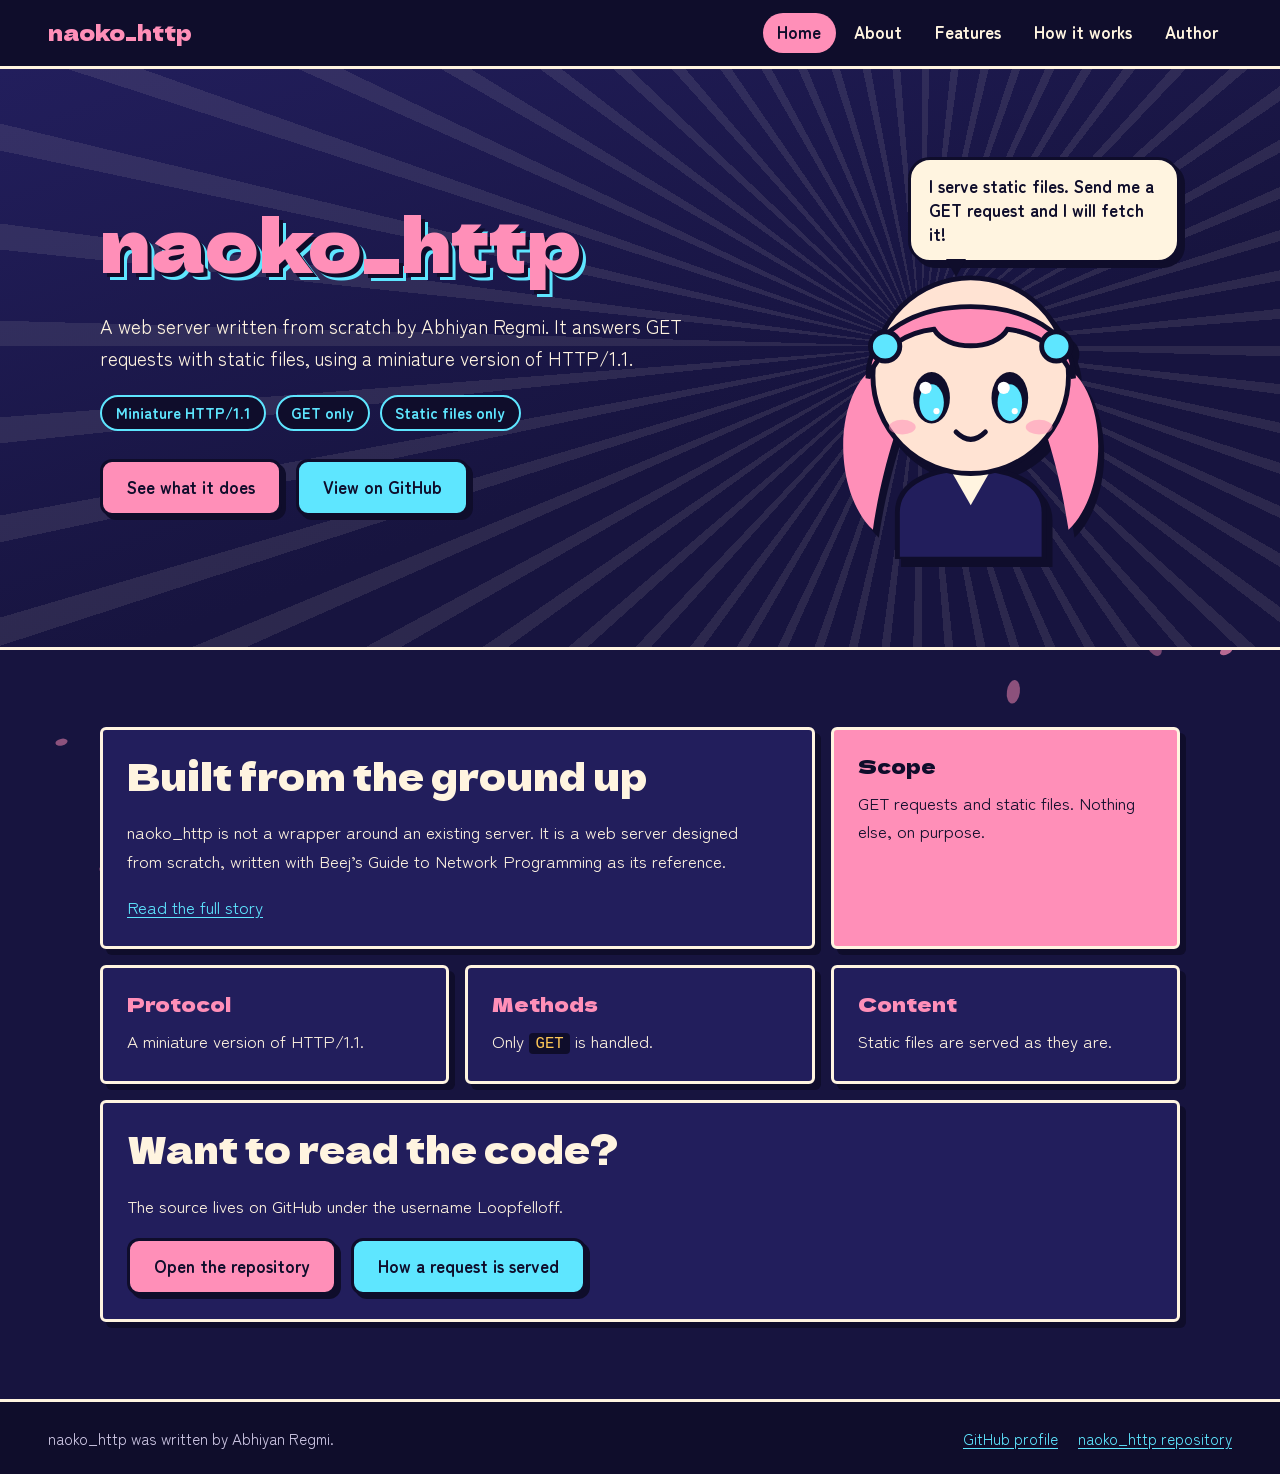
<file: assets/index.html>
<!DOCTYPE html>
<html lang="en">
<head>
  <meta charset="utf-8">
  <meta name="viewport" content="width=device-width, initial-scale=1">
  <title>naoko_http, a web server written from scratch</title>
  <meta name="description" content="naoko_http is a web server written from scratch by Abhiyan Regmi. It speaks a miniature HTTP/1.1 and serves static files over GET.">
  <link rel="preconnect" href="https://fonts.googleapis.com">
  <link rel="preconnect" href="https://fonts.gstatic.com" crossorigin>
  <link rel="stylesheet" href="https://fonts.googleapis.com/css2?family=Dela+Gothic+One&family=Zen+Maru+Gothic:wght@400;700&display=swap">
  <link rel="stylesheet" href="css/base.css">
  <link rel="stylesheet" href="css/layout.css">
</head><body>
  <a class="skip-link" href="#content">Skip to content</a>
  <canvas id="petals" aria-hidden="true"></canvas>
  <header class="site-header">
    <a class="brand" href="index.html">naoko_http</a>
    <button class="nav-toggle" aria-expanded="false" aria-controls="site-nav">Menu</button>
    <nav id="site-nav" class="site-nav" aria-label="Main">
        <a href="index.html" aria-current="page">Home</a>
        <a href="about.html">About</a>
        <a href="features.html">Features</a>
        <a href="how-it-works.html">How it works</a>
        <a href="author.html">Author</a>
    </nav>
  </header>

  <main id="content">
    <section class="hero">
      <div class="wrap hero-grid">
        <div class="title-card">
          <h1>naoko_http</h1>
          <p class="lede">A web server written from scratch by Abhiyan Regmi. It answers GET requests with static files, using a miniature version of HTTP/1.1.</p>
          <ul class="badges" aria-label="Scope">
            <li>Miniature HTTP/1.1</li>
            <li>GET only</li>
            <li>Static files only</li>
          </ul>
          <div class="btn-row">
            <a class="btn btn-primary" href="features.html">See what it does</a>
            <a class="btn btn-secondary" href="https://github.com/Loopfelloff/naoko_http">View on GitHub</a>
          </div>
        </div>
        <div class="mascot-stage">
          <p class="bubble">I serve static files. Send me a GET request and I will fetch it!</p>
          <svg class="mascot" viewBox="0 0 240 270" role="img" aria-label="Naoko, the server mascot, a chibi girl with pink twin tails">
  <path d="M52 108C8 120 4 212 40 246C46 204 58 162 72 132Z" fill="#ff8fb8"/>
  <path d="M188 108C232 120 236 212 200 246C194 204 182 162 168 132Z" fill="#ff8fb8"/>
  <path d="M60 232C60 206 90 196 120 196C150 196 180 206 180 232V270H60Z" fill="#221e5c" stroke="#0f0d2b" stroke-width="4"/>
  <path d="M104 198L120 226L136 198Z" fill="#fff4e0"/>
  <circle cx="120" cy="120" r="80" fill="#ffe3d3" stroke="#0f0d2b" stroke-width="4"/>
  <path d="M36 122C34 44 206 44 204 122C194 96 170 84 150 82C140 100 100 100 90 82C70 84 46 96 36 122Z" fill="#ff8fb8" stroke="#0f0d2b" stroke-width="4"/>
  <ellipse cx="88" cy="138" rx="15" ry="21" fill="#0f0d2b"/>
  <ellipse cx="152" cy="138" rx="15" ry="21" fill="#0f0d2b"/>
  <ellipse cx="88" cy="142" rx="10" ry="15" fill="#5ee6ff"/>
  <ellipse cx="152" cy="142" rx="10" ry="15" fill="#5ee6ff"/>
  <circle cx="83" cy="130" r="5" fill="#fff"/>
  <circle cx="147" cy="130" r="5" fill="#fff"/>
  <circle cx="92" cy="149" r="2.5" fill="#fff"/>
  <circle cx="156" cy="149" r="2.5" fill="#fff"/>
  <ellipse cx="64" cy="162" rx="11" ry="6" fill="#ff8fb8" opacity=".55"/>
  <ellipse cx="176" cy="162" rx="11" ry="6" fill="#ff8fb8" opacity=".55"/>
  <path d="M108 166Q120 178 132 166" fill="none" stroke="#0f0d2b" stroke-width="4" stroke-linecap="round"/>
  <circle cx="50" cy="96" r="12" fill="#5ee6ff" stroke="#0f0d2b" stroke-width="4"/>
  <circle cx="190" cy="96" r="12" fill="#5ee6ff" stroke="#0f0d2b" stroke-width="4"/>
</svg>
        </div>
      </div>
    </section>

    <section class="section">
      <div class="wrap">
        <div class="panels">
          <article class="panel span-4">
            <h2>Built from the ground up</h2>
            <p>naoko_http is not a wrapper around an existing server. It is a web server designed from scratch, written with Beej&rsquo;s Guide to Network Programming as its reference.</p>
            <p><a href="about.html">Read the full story</a></p>
          </article>
          <article class="panel accent span-2">
            <h3>Scope</h3>
            <p>GET requests and static files. Nothing else, on purpose.</p>
          </article>
          <article class="panel span-2">
            <h3>Protocol</h3>
            <p>A miniature version of HTTP/1.1.</p>
          </article>
          <article class="panel span-2">
            <h3>Methods</h3>
            <p>Only <code>GET</code> is handled.</p>
          </article>
          <article class="panel span-2">
            <h3>Content</h3>
            <p>Static files are served as they are.</p>
          </article>
          <article class="panel span-6">
            <h2>Want to read the code?</h2>
            <p>The source lives on GitHub under the username Loopfelloff.</p>
            <div class="btn-row">
              <a class="btn btn-primary" href="https://github.com/Loopfelloff/naoko_http">Open the repository</a>
              <a class="btn btn-secondary" href="how-it-works.html">How a request is served</a>
            </div>
          </article>
        </div>
      </div>
    </section>
  </main>
  <footer class="site-footer">
    <p>naoko_http was written by Abhiyan Regmi.</p>
    <ul>
      <li><a href="https://github.com/Loopfelloff">GitHub profile</a></li>
      <li><a href="https://github.com/Loopfelloff/naoko_http">naoko_http repository</a></li>
    </ul>
  </footer>
  <script src="script/main.js"></script>
</body>
</html>
</file>
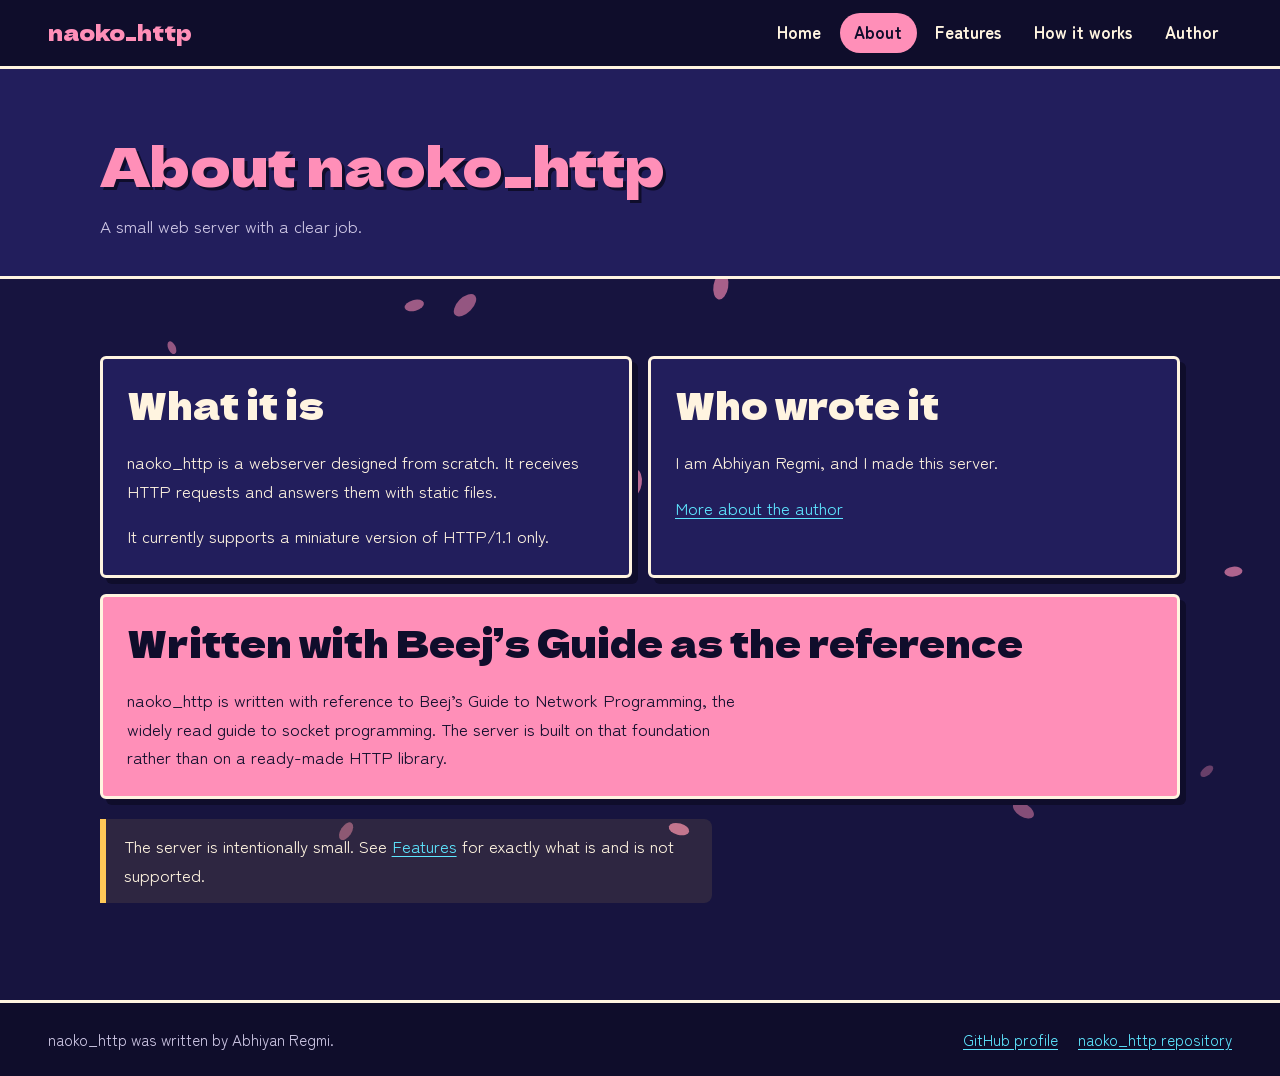
<file: assets/about.html>
<!DOCTYPE html>
<html lang="en">
<head>
  <meta charset="utf-8">
  <meta name="viewport" content="width=device-width, initial-scale=1">
  <title>About naoko_http</title>
  <meta name="description" content="What naoko_http is, who wrote it, and what it was written with reference to.">
  <link rel="preconnect" href="https://fonts.googleapis.com">
  <link rel="preconnect" href="https://fonts.gstatic.com" crossorigin>
  <link rel="stylesheet" href="https://fonts.googleapis.com/css2?family=Dela+Gothic+One&family=Zen+Maru+Gothic:wght@400;700&display=swap">
  <link rel="stylesheet" href="css/base.css">
  <link rel="stylesheet" href="css/layout.css">
  <link rel="stylesheet" href="css/pages.css">
</head><body>
  <a class="skip-link" href="#content">Skip to content</a>
  <canvas id="petals" aria-hidden="true"></canvas>
  <header class="site-header">
    <a class="brand" href="index.html">naoko_http</a>
    <button class="nav-toggle" aria-expanded="false" aria-controls="site-nav">Menu</button>
    <nav id="site-nav" class="site-nav" aria-label="Main">
        <a href="index.html">Home</a>
        <a href="about.html" aria-current="page">About</a>
        <a href="features.html">Features</a>
        <a href="how-it-works.html">How it works</a>
        <a href="author.html">Author</a>
    </nav>
  </header>

  <main id="content">
    <div class="page-head">
      <div class="wrap">
        <h1>About naoko_http</h1>
        <p>A small web server with a clear job.</p>
      </div>
    </div>
    <section class="section">
      <div class="wrap">
        <div class="panels">
          <article class="panel span-3">
            <h2>What it is</h2>
            <p>naoko_http is a webserver designed from scratch. It receives HTTP requests and answers them with static files.</p>
            <p>It currently supports a miniature version of HTTP/1.1 only.</p>
          </article>
          <article class="panel span-3">
            <h2>Who wrote it</h2>
            <p>I am Abhiyan Regmi, and I made this server.</p>
            <p><a href="author.html">More about the author</a></p>
          </article>
          <article class="panel accent span-6">
            <h2>Written with Beej&rsquo;s Guide as the reference</h2>
            <p>naoko_http is written with reference to Beej&rsquo;s Guide to Network Programming, the widely read guide to socket programming. The server is built on that foundation rather than on a ready-made HTTP library.</p>
          </article>
        </div>
        <div class="note">The server is intentionally small. See <a href="features.html">Features</a> for exactly what is and is not supported.</div>
      </div>
    </section>
  </main>
  <footer class="site-footer">
    <p>naoko_http was written by Abhiyan Regmi.</p>
    <ul>
      <li><a href="https://github.com/Loopfelloff">GitHub profile</a></li>
      <li><a href="https://github.com/Loopfelloff/naoko_http">naoko_http repository</a></li>
    </ul>
  </footer>
  <script src="script/main.js"></script>
</body>
</html>
</file>
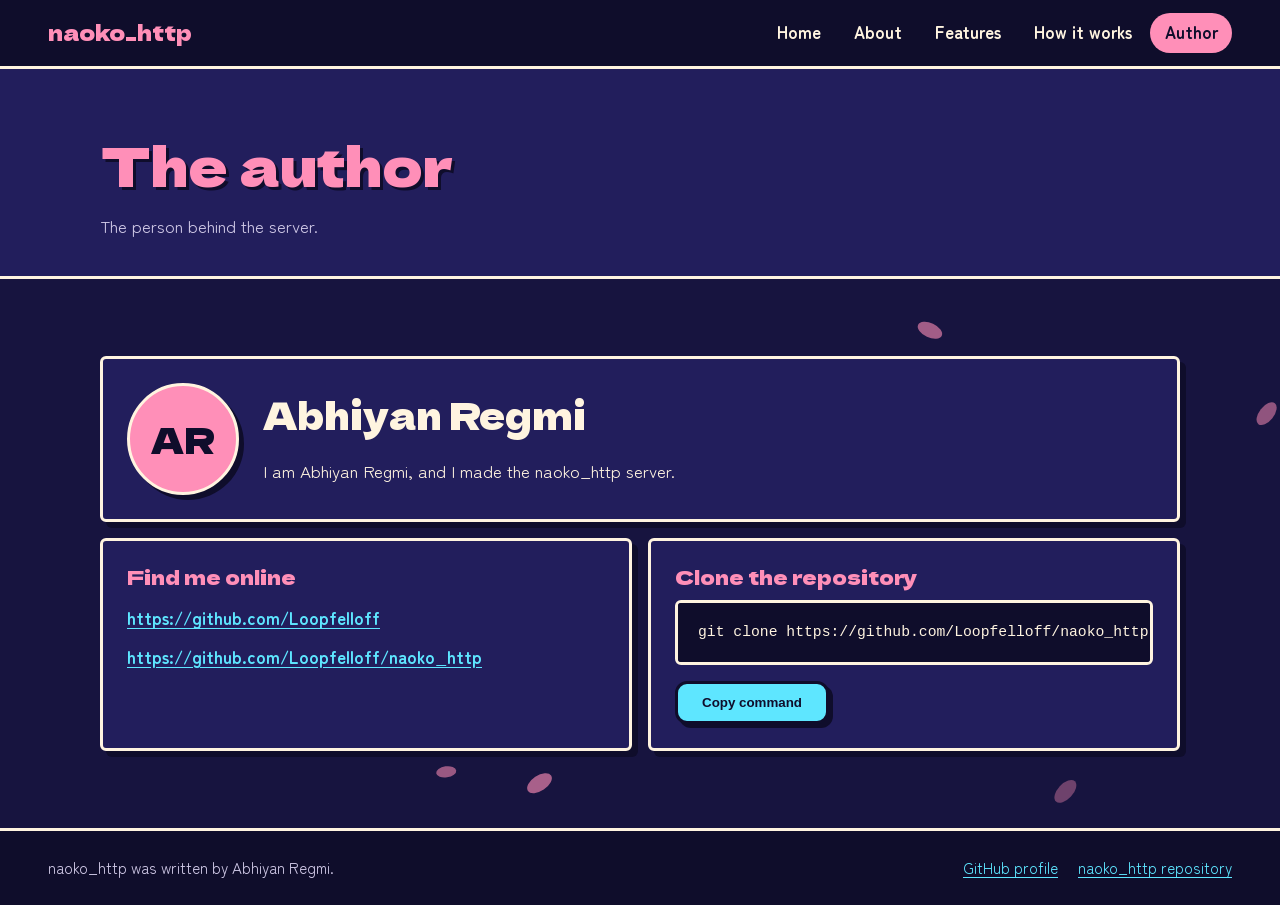
<file: assets/author.html>
<!DOCTYPE html>
<html lang="en">
<head>
  <meta charset="utf-8">
  <meta name="viewport" content="width=device-width, initial-scale=1">
  <title>About the author, Abhiyan Regmi</title>
  <meta name="description" content="naoko_http was written by Abhiyan Regmi. Find the source code on GitHub.">
  <link rel="preconnect" href="https://fonts.googleapis.com">
  <link rel="preconnect" href="https://fonts.gstatic.com" crossorigin>
  <link rel="stylesheet" href="https://fonts.googleapis.com/css2?family=Dela+Gothic+One&family=Zen+Maru+Gothic:wght@400;700&display=swap">
  <link rel="stylesheet" href="css/base.css">
  <link rel="stylesheet" href="css/layout.css">
  <link rel="stylesheet" href="css/pages.css">
</head><body>
  <a class="skip-link" href="#content">Skip to content</a>
  <canvas id="petals" aria-hidden="true"></canvas>
  <header class="site-header">
    <a class="brand" href="index.html">naoko_http</a>
    <button class="nav-toggle" aria-expanded="false" aria-controls="site-nav">Menu</button>
    <nav id="site-nav" class="site-nav" aria-label="Main">
        <a href="index.html">Home</a>
        <a href="about.html">About</a>
        <a href="features.html">Features</a>
        <a href="how-it-works.html">How it works</a>
        <a href="author.html" aria-current="page">Author</a>
    </nav>
  </header>

  <main id="content">
    <div class="page-head">
      <div class="wrap">
        <h1>The author</h1>
        <p>The person behind the server.</p>
      </div>
    </div>
    <section class="section">
      <div class="wrap">
        <div class="panels">
          <article class="panel span-6">
            <div class="profile">
              <div class="avatar" aria-hidden="true">AR</div>
              <div>
                <h2>Abhiyan Regmi</h2>
                <p>I am Abhiyan Regmi, and I made the naoko_http server.</p>
              </div>
            </div>
          </article>
          <article class="panel span-3">
            <h3>Find me online</h3>
            <ul class="link-list">
              <li><a href="https://github.com/Loopfelloff">https://github.com/Loopfelloff</a></li>
              <li><a href="https://github.com/Loopfelloff/naoko_http">https://github.com/Loopfelloff/naoko_http</a></li>
            </ul>
          </article>
          <article class="panel span-3">
            <h3>Clone the repository</h3>
            <pre class="code-block" id="clone-cmd">git clone https://github.com/Loopfelloff/naoko_http.git</pre>
            <button class="btn btn-secondary" type="button" data-copy="clone-cmd">Copy command</button>
          </article>
        </div>
      </div>
    </section>
  </main>
  <footer class="site-footer">
    <p>naoko_http was written by Abhiyan Regmi.</p>
    <ul>
      <li><a href="https://github.com/Loopfelloff">GitHub profile</a></li>
      <li><a href="https://github.com/Loopfelloff/naoko_http">naoko_http repository</a></li>
    </ul>
  </footer>
  <script src="script/main.js"></script>
</body>
</html>
</file>
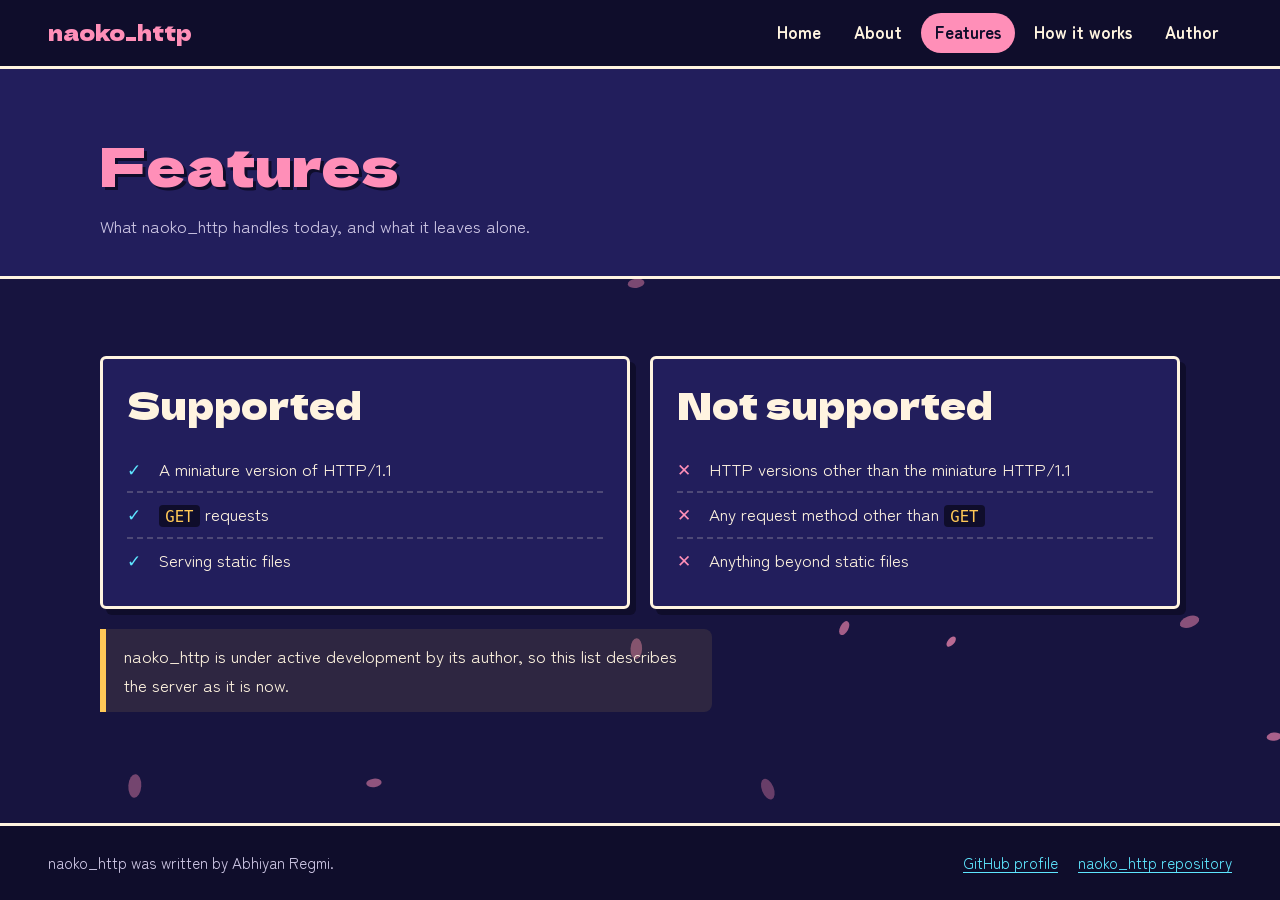
<file: assets/features.html>
<!DOCTYPE html>
<html lang="en">
<head>
  <meta charset="utf-8">
  <meta name="viewport" content="width=device-width, initial-scale=1">
  <title>naoko_http features</title>
  <meta name="description" content="What naoko_http supports today: a miniature HTTP/1.1, GET requests, and static files.">
  <link rel="preconnect" href="https://fonts.googleapis.com">
  <link rel="preconnect" href="https://fonts.gstatic.com" crossorigin>
  <link rel="stylesheet" href="https://fonts.googleapis.com/css2?family=Dela+Gothic+One&family=Zen+Maru+Gothic:wght@400;700&display=swap">
  <link rel="stylesheet" href="css/base.css">
  <link rel="stylesheet" href="css/layout.css">
  <link rel="stylesheet" href="css/pages.css">
</head><body>
  <a class="skip-link" href="#content">Skip to content</a>
  <canvas id="petals" aria-hidden="true"></canvas>
  <header class="site-header">
    <a class="brand" href="index.html">naoko_http</a>
    <button class="nav-toggle" aria-expanded="false" aria-controls="site-nav">Menu</button>
    <nav id="site-nav" class="site-nav" aria-label="Main">
        <a href="index.html">Home</a>
        <a href="about.html">About</a>
        <a href="features.html" aria-current="page">Features</a>
        <a href="how-it-works.html">How it works</a>
        <a href="author.html">Author</a>
    </nav>
  </header>

  <main id="content">
    <div class="page-head">
      <div class="wrap">
        <h1>Features</h1>
        <p>What naoko_http handles today, and what it leaves alone.</p>
      </div>
    </div>
    <section class="section">
      <div class="wrap">
        <div class="two-col">
          <article class="panel">
            <h2>Supported</h2>
            <ul class="checklist yes">
              <li>A miniature version of HTTP/1.1</li>
              <li><code>GET</code> requests</li>
              <li>Serving static files</li>
            </ul>
          </article>
          <article class="panel">
            <h2>Not supported</h2>
            <ul class="checklist no">
              <li>HTTP versions other than the miniature HTTP/1.1</li>
              <li>Any request method other than <code>GET</code></li>
              <li>Anything beyond static files</li>
            </ul>
          </article>
        </div>
        <div class="note">naoko_http is under active development by its author, so this list describes the server as it is now.</div>
      </div>
    </section>
  </main>
  <footer class="site-footer">
    <p>naoko_http was written by Abhiyan Regmi.</p>
    <ul>
      <li><a href="https://github.com/Loopfelloff">GitHub profile</a></li>
      <li><a href="https://github.com/Loopfelloff/naoko_http">naoko_http repository</a></li>
    </ul>
  </footer>
  <script src="script/main.js"></script>
</body>
</html>
</file>
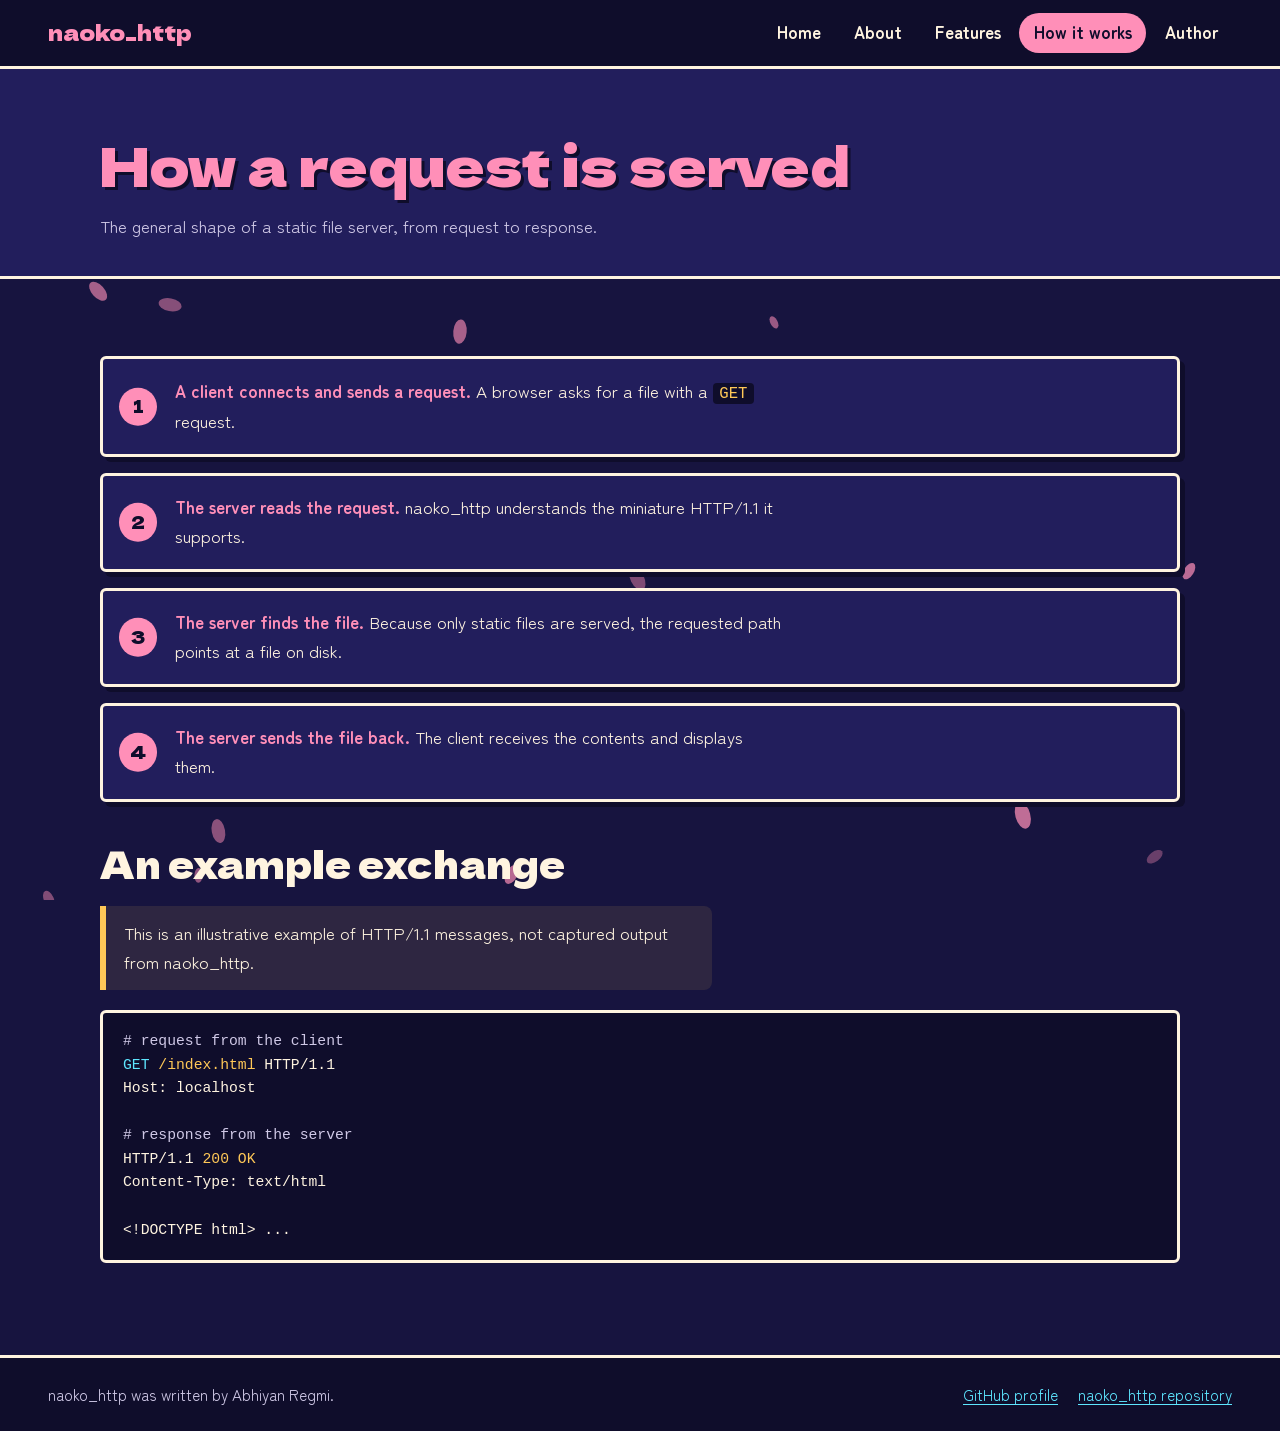
<file: assets/how-it-works.html>
<!DOCTYPE html>
<html lang="en">
<head>
  <meta charset="utf-8">
  <meta name="viewport" content="width=device-width, initial-scale=1">
  <title>How naoko_http serves a request</title>
  <meta name="description" content="The general shape of how a static file server answers a GET request, with an illustrative example.">
  <link rel="preconnect" href="https://fonts.googleapis.com">
  <link rel="preconnect" href="https://fonts.gstatic.com" crossorigin>
  <link rel="stylesheet" href="https://fonts.googleapis.com/css2?family=Dela+Gothic+One&family=Zen+Maru+Gothic:wght@400;700&display=swap">
  <link rel="stylesheet" href="css/base.css">
  <link rel="stylesheet" href="css/layout.css">
  <link rel="stylesheet" href="css/pages.css">
</head><body>
  <a class="skip-link" href="#content">Skip to content</a>
  <canvas id="petals" aria-hidden="true"></canvas>
  <header class="site-header">
    <a class="brand" href="index.html">naoko_http</a>
    <button class="nav-toggle" aria-expanded="false" aria-controls="site-nav">Menu</button>
    <nav id="site-nav" class="site-nav" aria-label="Main">
        <a href="index.html">Home</a>
        <a href="about.html">About</a>
        <a href="features.html">Features</a>
        <a href="how-it-works.html" aria-current="page">How it works</a>
        <a href="author.html">Author</a>
    </nav>
  </header>

  <main id="content">
    <div class="page-head">
      <div class="wrap">
        <h1>How a request is served</h1>
        <p>The general shape of a static file server, from request to response.</p>
      </div>
    </div>
    <section class="section">
      <div class="wrap">
        <ol class="flow">
          <li><p><strong>A client connects and sends a request.</strong> A browser asks for a file with a <code>GET</code> request.</p></li>
          <li><p><strong>The server reads the request.</strong> naoko_http understands the miniature HTTP/1.1 it supports.</p></li>
          <li><p><strong>The server finds the file.</strong> Because only static files are served, the requested path points at a file on disk.</p></li>
          <li><p><strong>The server sends the file back.</strong> The client receives the contents and displays them.</p></li>
        </ol>

        <h2 style="margin-top:2.5rem">An example exchange</h2>
        <div class="note">This is an illustrative example of HTTP/1.1 messages, not captured output from naoko_http.</div>
        <pre class="code-block"><span class="c"># request from the client</span>
<span class="k">GET</span> <span class="v">/index.html</span> HTTP/1.1
Host: localhost

<span class="c"># response from the server</span>
HTTP/1.1 <span class="v">200 OK</span>
Content-Type: text/html

&lt;!DOCTYPE html&gt; ...</pre>
      </div>
    </section>
  </main>
  <footer class="site-footer">
    <p>naoko_http was written by Abhiyan Regmi.</p>
    <ul>
      <li><a href="https://github.com/Loopfelloff">GitHub profile</a></li>
      <li><a href="https://github.com/Loopfelloff/naoko_http">naoko_http repository</a></li>
    </ul>
  </footer>
  <script src="script/main.js"></script>
</body>
</html>
</file>
<file: assets/css/base.css>
/* base.css: tokens, reset, typography, header, footer */
:root {
  --night: #17143f;
  --night-2: #221e5c;
  --ink: #0f0d2b;
  --moon: #fff4e0;
  --moon-dim: #cfc8e6;
  --sakura: #ff8fb8;
  --cyan: #5ee6ff;
  --lantern: #ffc857;
  --border: 3px solid var(--moon);
  --font-display: "Dela Gothic One", "Hiragino Maru Gothic ProN", "Arial Rounded MT Bold", system-ui, sans-serif;
  --font-body: "Zen Maru Gothic", "Hiragino Maru Gothic ProN", "Segoe UI", system-ui, sans-serif;
  --font-code: ui-monospace, "SFMono-Regular", Menlo, Consolas, monospace;
}

*, *::before, *::after { box-sizing: border-box; }
html { scroll-behavior: smooth; }
body {
  margin: 0;
  background: var(--night);
  color: var(--moon);
  font-family: var(--font-body);
  font-size: 1.0625rem;
  line-height: 1.7;
  min-height: 100vh;
  display: flex;
  flex-direction: column;
}
main { flex: 1; position: relative; z-index: 1; }
img, svg { max-width: 100%; display: block; }
a { color: var(--cyan); text-underline-offset: 3px; }
a:hover { color: var(--sakura); }
:focus-visible { outline: 3px solid var(--lantern); outline-offset: 3px; border-radius: 4px; }

h1, h2, h3 { font-family: var(--font-display); font-weight: 400; line-height: 1.15; margin: 0 0 .6em; }
h1 { font-size: clamp(2.4rem, 7vw, 4.6rem); }
h2 { font-size: clamp(1.6rem, 3.6vw, 2.3rem); }
h3 { font-size: 1.25rem; color: var(--sakura); }
p { margin: 0 0 1em; max-width: 68ch; }
code { font-family: var(--font-code); font-size: .92em; background: var(--ink); padding: .1em .4em; border-radius: 4px; color: var(--lantern); }

.skip-link { position: absolute; left: -999px; top: 0; background: var(--lantern); color: var(--ink); padding: .5rem 1rem; z-index: 20; }
.skip-link:focus { left: 0; }

/* Header */
.site-header {
  position: sticky; top: 0; z-index: 10;
  display: flex; align-items: center; justify-content: space-between; flex-wrap: wrap;
  gap: .75rem; padding: .8rem clamp(1rem, 4vw, 3rem);
  background: var(--ink); border-bottom: var(--border);
}
.brand { font-family: var(--font-display); font-size: 1.35rem; color: var(--sakura); text-decoration: none; }
.brand:hover { color: var(--cyan); }
.site-nav { display: flex; gap: .25rem; flex-wrap: wrap; }
.site-nav a {
  color: var(--moon); text-decoration: none; padding: .35rem .9rem; border-radius: 999px; font-weight: 700;
}
.site-nav a:hover { background: var(--night-2); color: var(--moon); }
.site-nav a[aria-current="page"] { background: var(--sakura); color: var(--ink); }
.nav-toggle {
  display: none; font: inherit; font-weight: 700; color: var(--moon); background: transparent;
  border: 2px solid var(--moon); border-radius: 999px; padding: .3rem 1rem; cursor: pointer;
}

/* Footer */
.site-footer {
  position: relative; z-index: 1;
  background: var(--ink); border-top: var(--border);
  padding: 1.5rem clamp(1rem, 4vw, 3rem);
  display: flex; flex-wrap: wrap; gap: 1rem 2rem; justify-content: space-between; align-items: center;
  color: var(--moon-dim); font-size: .95rem;
}
.site-footer p { margin: 0; }
.site-footer ul { list-style: none; display: flex; gap: 1.25rem; margin: 0; padding: 0; flex-wrap: wrap; }

#petals { position: fixed; inset: 0; width: 100%; height: 100%; pointer-events: none; z-index: 0; }

@media (max-width: 720px) {
  .nav-toggle { display: inline-block; }
  .site-nav { display: none; width: 100%; flex-direction: column; }
  .site-nav.is-open { display: flex; }
}
@media (prefers-reduced-motion: reduce) {
  html { scroll-behavior: auto; }
}
</file>
<file: assets/css/layout.css>
/* layout.css: wrappers, hero, manga-panel grid, buttons */
.wrap { width: min(1080px, 100% - 2rem); margin-inline: auto; }
.section { padding-block: clamp(2.5rem, 6vw, 5rem); }

/* Hero: a manga title page with speed lines */
.hero {
  position: relative; overflow: hidden; border-bottom: var(--border);
  background:
    repeating-conic-gradient(from 0deg at 72% 48%, rgba(255,244,224,.09) 0 1.6deg, transparent 1.6deg 6deg),
    linear-gradient(160deg, var(--night-2), var(--night) 60%);
}
.hero-grid {
  display: grid; grid-template-columns: 1.2fr .8fr; align-items: center; gap: 2rem;
  padding-block: clamp(2.5rem, 7vw, 5.5rem);
}
.title-card h1 {
  color: var(--sakura);
  text-shadow: 4px 4px 0 var(--ink), 7px 7px 0 var(--cyan);
  margin-bottom: .35em; overflow-wrap: anywhere;
}
.lede { font-size: 1.2rem; color: var(--moon); }
.badges { display: flex; flex-wrap: wrap; gap: .6rem; margin: 1.25rem 0 1.75rem; padding: 0; list-style: none; }
.badges li {
  background: var(--ink); border: 2px solid var(--cyan); color: var(--cyan);
  padding: .2rem .85rem; border-radius: 999px; font-weight: 700; font-size: .95rem;
}

.mascot-stage { position: relative; display: grid; place-items: center; padding-top: 4.5rem; }
.mascot { width: min(300px, 70%); filter: drop-shadow(6px 8px 0 var(--ink)); }
.bubble {
  position: absolute; top: 0; right: 0; max-width: 17rem;
  background: var(--moon); color: var(--ink); font-weight: 700; line-height: 1.4;
  padding: .9rem 1.1rem; border: 3px solid var(--ink); border-radius: 22px;
  box-shadow: 5px 5px 0 var(--ink);
}
.bubble::after {
  content: ""; position: absolute; left: 2.2rem; bottom: -17px;
  border: 10px solid transparent; border-top: 18px solid var(--ink); border-bottom: 0;
}

/* Buttons */
.btn-row { display: flex; flex-wrap: wrap; gap: .9rem; }
.btn {
  display: inline-block; text-decoration: none; font-weight: 700;
  padding: .7rem 1.5rem; border: 3px solid var(--ink); border-radius: 12px;
  box-shadow: 4px 4px 0 var(--ink); transition: transform .12s, box-shadow .12s;
}
.btn:hover { transform: translate(2px, 2px); box-shadow: 2px 2px 0 var(--ink); }
.btn-primary { background: var(--sakura); color: var(--ink); }
.btn-primary:hover { background: var(--lantern); color: var(--ink); }
.btn-secondary { background: var(--cyan); color: var(--ink); }
.btn-secondary:hover { background: var(--moon); color: var(--ink); }

/* Manga-panel grid */
.panels { display: grid; grid-template-columns: repeat(6, 1fr); gap: 1rem; }
.panel {
  background: var(--night-2); border: var(--border); border-radius: 6px; padding: 1.5rem;
  box-shadow: 6px 6px 0 var(--ink);
}
.panel p:last-child { margin-bottom: 0; }
.panel.span-3 { grid-column: span 3; }
.panel.span-2 { grid-column: span 2; }
.panel.span-4 { grid-column: span 4; }
.panel.span-6 { grid-column: span 6; }
.panel.accent { background: var(--sakura); color: var(--ink); }
.panel.accent h3 { color: var(--ink); }
.panel.accent code { background: var(--ink); color: var(--moon); }

.page-head { padding-block: clamp(2rem, 5vw, 4rem) 1rem; border-bottom: var(--border); background: var(--night-2); }
.page-head h1 { font-size: clamp(2rem, 5.5vw, 3.4rem); color: var(--sakura); text-shadow: 3px 3px 0 var(--ink); margin-bottom: .3em; }
.page-head p { margin-bottom: 1.25rem; color: var(--moon-dim); }

@media (max-width: 860px) {
  .hero-grid { grid-template-columns: 1fr; }
  .mascot-stage { order: -1; padding-top: 5.5rem; }
  .bubble { right: auto; left: 50%; transform: translateX(-50%); width: 90%; }
  .panels { grid-template-columns: 1fr; }
  .panel.span-2, .panel.span-3, .panel.span-4, .panel.span-6 { grid-column: auto; }
}
@media (prefers-reduced-motion: reduce) {
  .btn { transition: none; }
}
</file>
<file: assets/css/pages.css>
/* pages.css: content blocks used by inner pages */
.two-col { display: grid; grid-template-columns: 1fr 1fr; gap: 1.25rem; }
.checklist { list-style: none; margin: 0; padding: 0; }
.checklist li { position: relative; padding: .45rem 0 .45rem 2rem; border-bottom: 2px dashed rgba(255,244,224,.2); }
.checklist li:last-child { border-bottom: 0; }
.checklist li::before { position: absolute; left: 0; top: .45rem; font-weight: 700; }
.checklist.yes li::before { content: "\2713"; color: var(--cyan); }
.checklist.no li::before { content: "\2715"; color: var(--sakura); }

.code-block {
  position: relative; background: var(--ink); border: var(--border); border-radius: 6px;
  padding: 1.1rem 1.25rem; overflow-x: auto; margin: 0 0 1rem;
  font-family: var(--font-code); font-size: .92rem; line-height: 1.6; color: var(--moon);
}
.code-block .c { color: var(--moon-dim); }
.code-block .k { color: var(--cyan); }
.code-block .v { color: var(--lantern); }
.copy-btn {
  position: absolute; top: .6rem; right: .6rem; font: inherit; font-size: .85rem; font-weight: 700;
  background: var(--cyan); color: var(--ink); border: 2px solid var(--ink); border-radius: 8px; padding: .15rem .7rem; cursor: pointer;
}
.copy-btn:hover { background: var(--lantern); }

/* Ordered flow: this really is a sequence, so it is numbered */
.flow { list-style: none; counter-reset: step; margin: 0; padding: 0; display: grid; gap: 1rem; }
.flow li {
  counter-increment: step; position: relative; background: var(--night-2); border: var(--border);
  border-radius: 6px; padding: 1.1rem 1.25rem 1.1rem 4.5rem; box-shadow: 5px 5px 0 var(--ink);
}
.flow li::before {
  content: counter(step); position: absolute; left: 1rem; top: 50%; transform: translateY(-50%);
  width: 2.4rem; height: 2.4rem; display: grid; place-items: center; border-radius: 50%;
  background: var(--sakura); color: var(--ink); font-family: var(--font-display);
}
.flow strong { color: var(--sakura); }
.flow p { margin: 0; }

.note {
  border-left: 6px solid var(--lantern); background: rgba(255,200,87,.1);
  padding: .8rem 1.1rem; border-radius: 0 8px 8px 0; margin: 1.25rem 0; max-width: 68ch;
}

.profile { display: grid; grid-template-columns: auto 1fr; gap: 1.5rem; align-items: center; }
.avatar {
  width: 112px; height: 112px; border-radius: 50%; display: grid; place-items: center;
  background: var(--sakura); color: var(--ink); border: var(--border);
  font-family: var(--font-display); font-size: 2.2rem; box-shadow: 5px 5px 0 var(--ink);
}
.link-list { list-style: none; padding: 0; margin: 1rem 0 0; display: grid; gap: .6rem; }
.link-list a { font-weight: 700; overflow-wrap: anywhere; }

@media (max-width: 720px) {
  .two-col { grid-template-columns: 1fr; }
  .profile { grid-template-columns: 1fr; }
}
</file>
